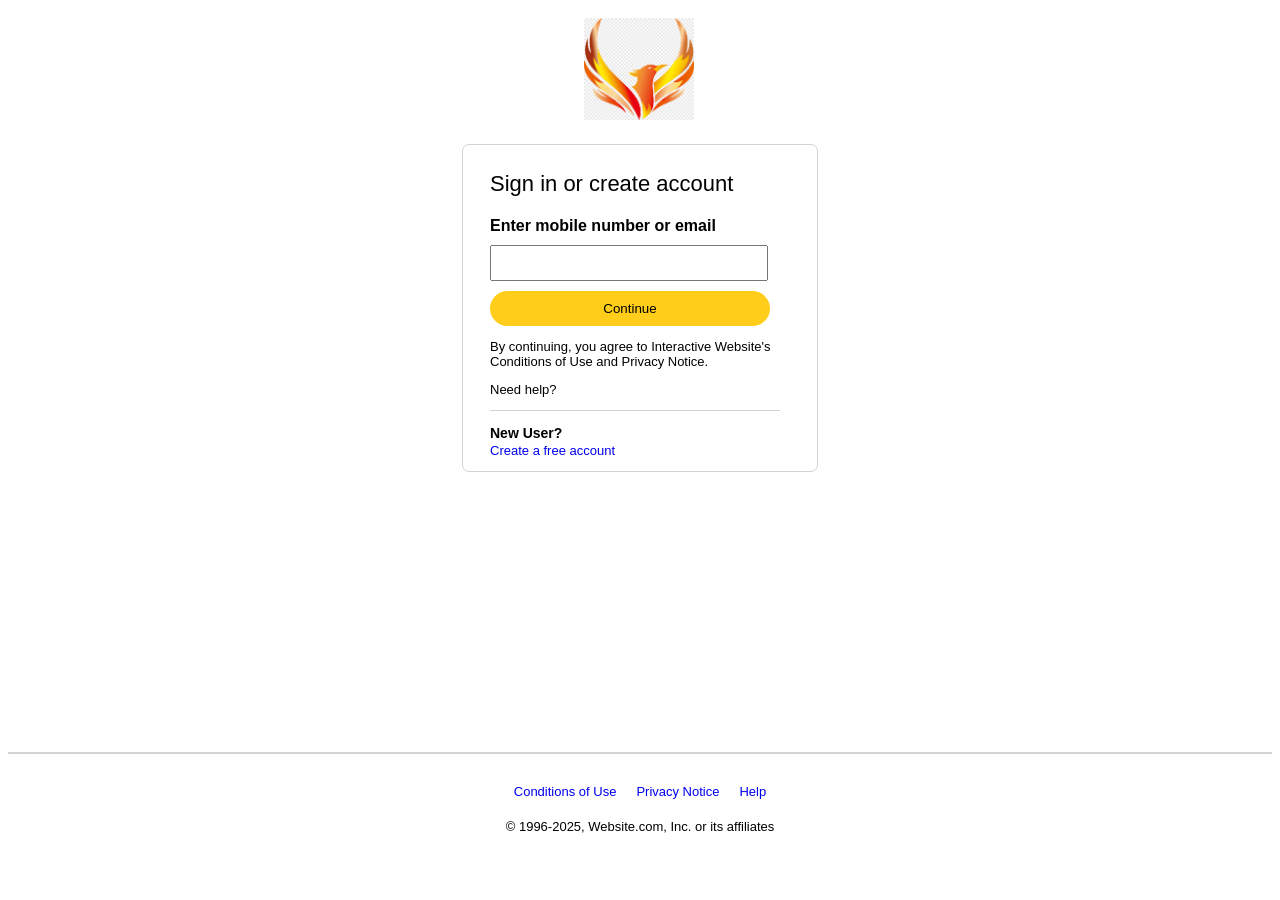
<file: login-page.html>
<!DOCTYPE html>
<html lang="en">
<head>
    <meta charset="UTF-8">
    <meta name="viewport" content="width=device-width, initial-scale=1.0">
    <title>Document</title>
</head>
<body style="font-family: Arial, Helvetica, sans-serif;">
    <img src="./logo.png" style="width: 110px;position: relative;left: 45vw;margin-top: 10px;">
    <div style="display: flex;justify-content: center;margin-top: 20px;">
        <form>
            <fieldset style="border-radius: 7px;border: 1px solid lightgray;width: 330px;height: 310px;">
                <p style="margin: 0;font-weight: 500;font-size: 22px;margin-bottom: 20px;margin-left: 15px;margin-top: 20px;">Sign in or create account</p>
                <labe for="num" style="font-weight: bold;margin-left: 15px;">Enter mobile number or email</label>
                    <br>
                <input type="text" required id="num" name="num" style="width: 270px;height: 30px;margin-top: 10px;margin-left: 15px;">
                <button style="background-color: rgb(255, 205, 26);border: none;height: 35px;width: 280px;border-radius: 40px;margin-top: 10px;margin-left: 15px;">Continue</button>
                <p style="font-size: 13px; font-weight: 300;margin-left: 15px;">By continuing, you agree to Interactive Website's Conditions of Use and Privacy Notice.</p>
                <p style="font-size: 13px; font-weight: 300;margin-left: 15px;">Need help?</p>
                <div style="height: 30px;width: 290px;margin-left: 15px;border-top: 1px solid lightgray;">
                    <p style="font-size: 14px;margin-bottom: 0px;">New User?</p>
                    <a href="./" style="font-size: 13px; font-weight: 300;margin: 0px;text-decoration: none;">Create a free account</a>
                </div>
            </fieldset>
        </form>
    </div>
    <div style="border-top: 2px solid lightgray;height: 10px; width: 100%;position: relative;top: 60px;margin-top: 220px;">
    </div>
    <div style="width: 100%;height: 70px;display: flex;flex-direction: column;justify-content: center;align-items: center;position: relative;top: 70px;">
            <div style="display: flex;justify-content: center;font-size: 13px;gap: 20px;margin-bottom: 20px;">
                <a href="#" style="margin: 0px;text-decoration: none;">Conditions of Use</a>
                <a href="#" style="margin: 0px;text-decoration: none;">Privacy Notice</a>
                <a href="#" style="margin: 0px;text-decoration: none;">Help</a>
            </div>
            <div style="display: flex;justify-content: center;font-size: 13px;">
                <p style="margin: 0px;">© 1996-2025, Website.com, Inc. or its affiliates</p>
            </div>
        </div>
</body>
</html>
</file>
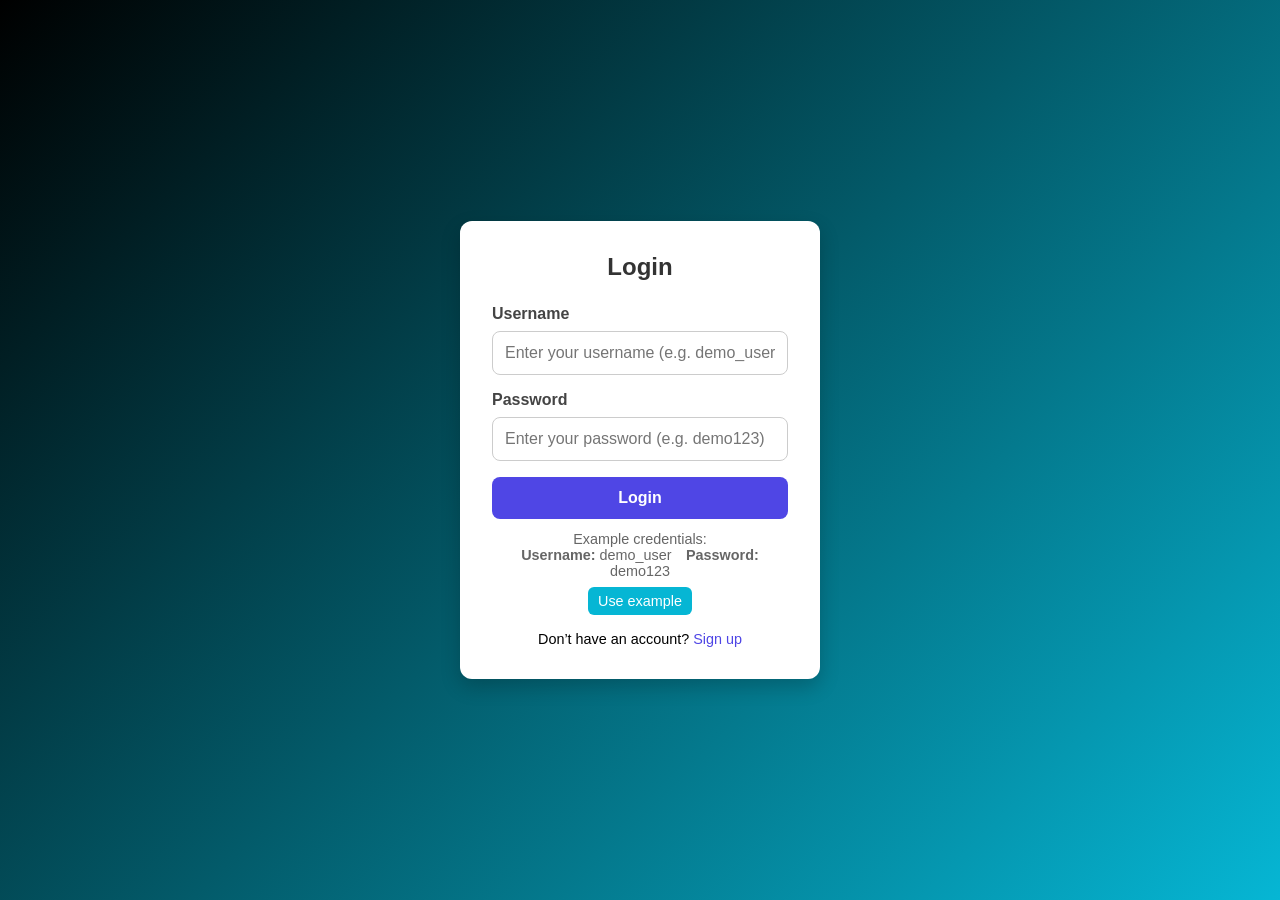
<file: login.html>
<!DOCTYPE html>
<html lang="en">
<head>
    <meta charset="UTF-8" />
    <meta name="viewport" content="width=device-width, initial-scale=1.0" />
    <title>Login Page</title>
    <style>
        /* Reset some defaults */
        * {
            margin: 0;
            padding: 0;
            box-sizing: border-box;
            font-family: Arial, sans-serif;
        }

        body {
            height: 100vh;
            display: flex;
            justify-content: center;
            align-items: center;
            background: linear-gradient(135deg, #000000, #06b6d4);
        }

        .login-container {
            background: #fff;
            padding: 2rem;
            border-radius: 12px;
            box-shadow: 0 8px 20px rgba(0,0,0,0.2);
            width: 100%;
            max-width: 360px;
        }

        .login-container h2 {
            text-align: center;
            margin-bottom: 1.5rem;
            color: #333;
        }

        .form-group {
            margin-bottom: 1rem;
        }

        label {
            display: block;
            margin-bottom: 0.5rem;
            font-weight: bold;
            color: #444;
        }

        input[type="text"],
        input[type="password"] {
            width: 100%;
            padding: 0.75rem;
            border: 1px solid #ccc;
            border-radius: 8px;
            font-size: 1rem;
            transition: border-color 0.2s;
        }

        input[type="text"]:focus,
        input[type="password"]:focus {
            border-color: #4f46e5;
            outline: none;
        }

        .btn {
            width: 100%;
            padding: 0.75rem;
            background: #4f46e5;
            border: none;
            border-radius: 8px;
            color: #fff;
            font-size: 1rem;
            font-weight: bold;
            cursor: pointer;
            transition: background 0.2s;
        }

        .btn:hover {
            background: #4338ca;
        }

        .extra-links {
            margin-top: 1rem;
            text-align: center;
            font-size: 0.9rem;
        }

        .extra-links a {
            color: #4f46e5;
            text-decoration: none;
        }

        .extra-links a:hover {
            text-decoration: underline;
        }

        /* Example text */
        .examples {
            margin-top: 0.75rem;
            text-align: center;
            font-size: 0.9rem;
            color: #666;
        }

        .example-action {
            margin-top: 0.5rem;
            display: inline-block;
            padding: 0.4rem 0.6rem;
            background: #06b6d4;
            color: #fff;
            border-radius: 6px;
            cursor: pointer;
            font-size: 0.9rem;
            text-decoration: none;
        }

        .example-action:hover {
            background: #089fb0;
        }
    </style>
<script>
document.addEventListener('DOMContentLoaded', function () {
        const form = document.querySelector('form');
        form.addEventListener('submit', function (e) {
                e.preventDefault();
                const username = document.getElementById('username').value.trim();
                const password = document.getElementById('password').value.trim();
                if (!username || !password) {
                        alert('Please enter username and password');
                        return;
                }
                // Save a flag or preference so index.html can change its background
                localStorage.setItem('loggedIn', 'true');
                localStorage.setItem('bg', 'main'); // index.html should read this and apply the background
                window.location.href = 'index.html';
        });

        // Autofill example credentials when the link is clicked
        const fillBtn = document.getElementById('fill-example');
        if (fillBtn) {
            fillBtn.addEventListener('click', function () {
                document.getElementById('username').value = 'demo_user';
                document.getElementById('password').value = 'demo123';
            });
        }
});
</script>
</head>
<body>
        <div class="login-container">
                <h2>Login</h2>
                <form>
                        <div class="form-group">
                                <label for="username">Username</label>
                                <input type="text" id="username" placeholder="Enter your username (e.g. demo_user)" required />
                        </div>
                        <div class="form-group">
                                <label for="password">Password</label>
                                <input type="password" id="password" placeholder="Enter your password (e.g. demo123)" required />
                        </div>
                        <button type="submit" class="btn">Login</button>
                </form>

                <div class="examples">
                    Example credentials:
                    <div><strong>Username:</strong> demo_user  <strong>Password:</strong> demo123</div>
                    <a id="fill-example" class="example-action">Use example</a>
                </div>

                <div class="extra-links">
                        <p>Don’t have an account? <a href="signup.html">Sign up</a></p>
                </div>
        </div>
</body>
</html>
</file>
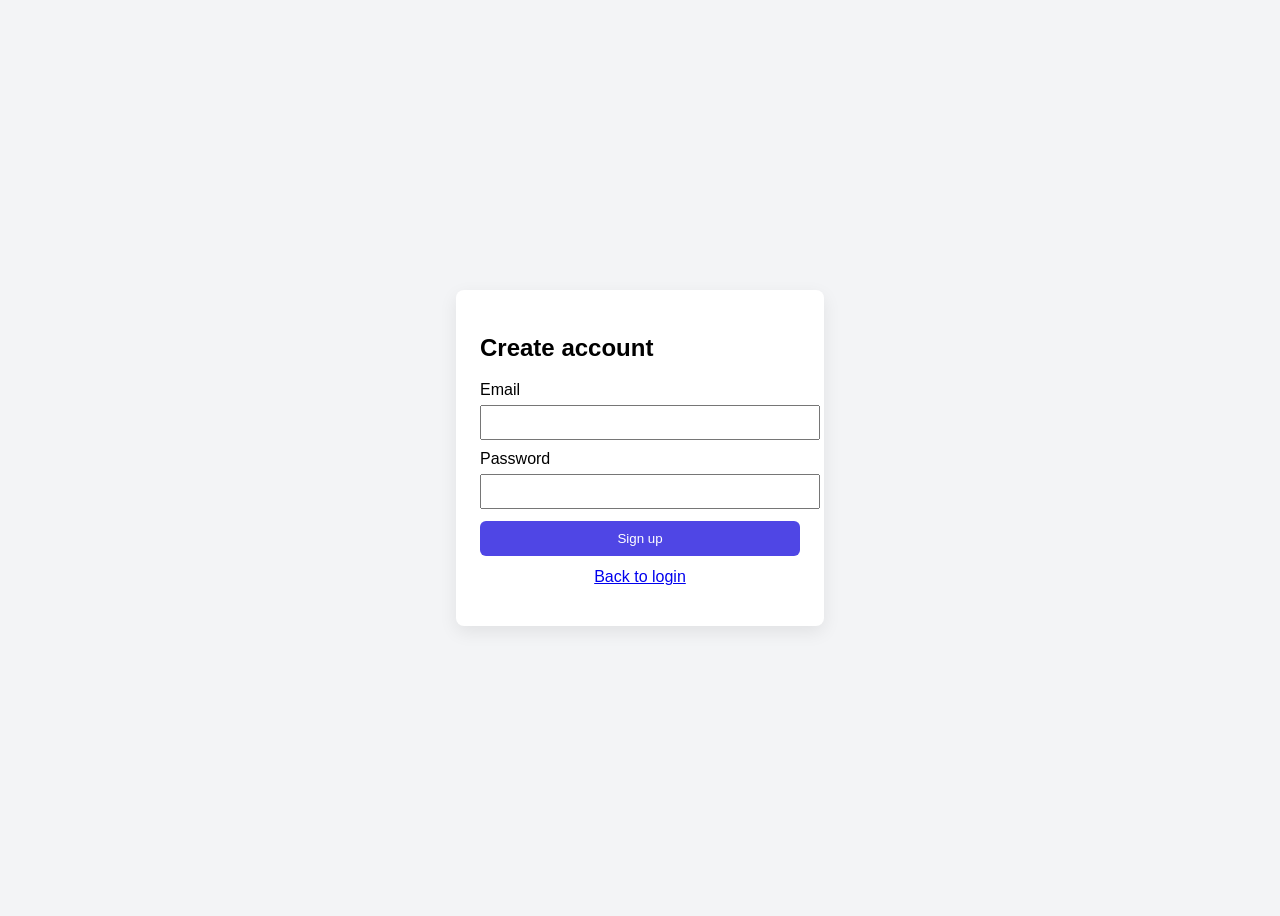
<file: signup.html>
<!DOCTYPE html>
<html lang="en">
<head>
  <meta charset="utf-8" />
  <meta name="viewport" content="width=device-width,initial-scale=1" />
  <title>Sign Up</title>
  <style>body{font-family:Arial,Helvetica,sans-serif;display:flex;min-height:100vh;align-items:center;justify-content:center;background:#f3f4f6} .card{background:#fff;padding:24px;border-radius:8px;box-shadow:0 6px 18px rgba(0,0,0,0.08);width:320px}</style>
</head>
<body>
  <div class="card">
    <h2>Create account</h2>
    <form onsubmit="event.preventDefault(); alert('Sign up is a placeholder. Implement server-side registration.'); window.location='login.html'">
      <label>Email<br><input type="email" required style="width:100%;padding:8px;margin-top:6px"></label>
      <label style="display:block;margin-top:10px">Password<br><input type="password" required style="width:100%;padding:8px;margin-top:6px"></label>
      <button type="submit" style="margin-top:12px;width:100%;padding:10px;background:#4f46e5;color:#fff;border:none;border-radius:6px">Sign up</button>
    </form>
    <p style="margin-top:12px;text-align:center"><a href="login.html">Back to login</a></p>
  </div>
</body>
</html>
</file>
